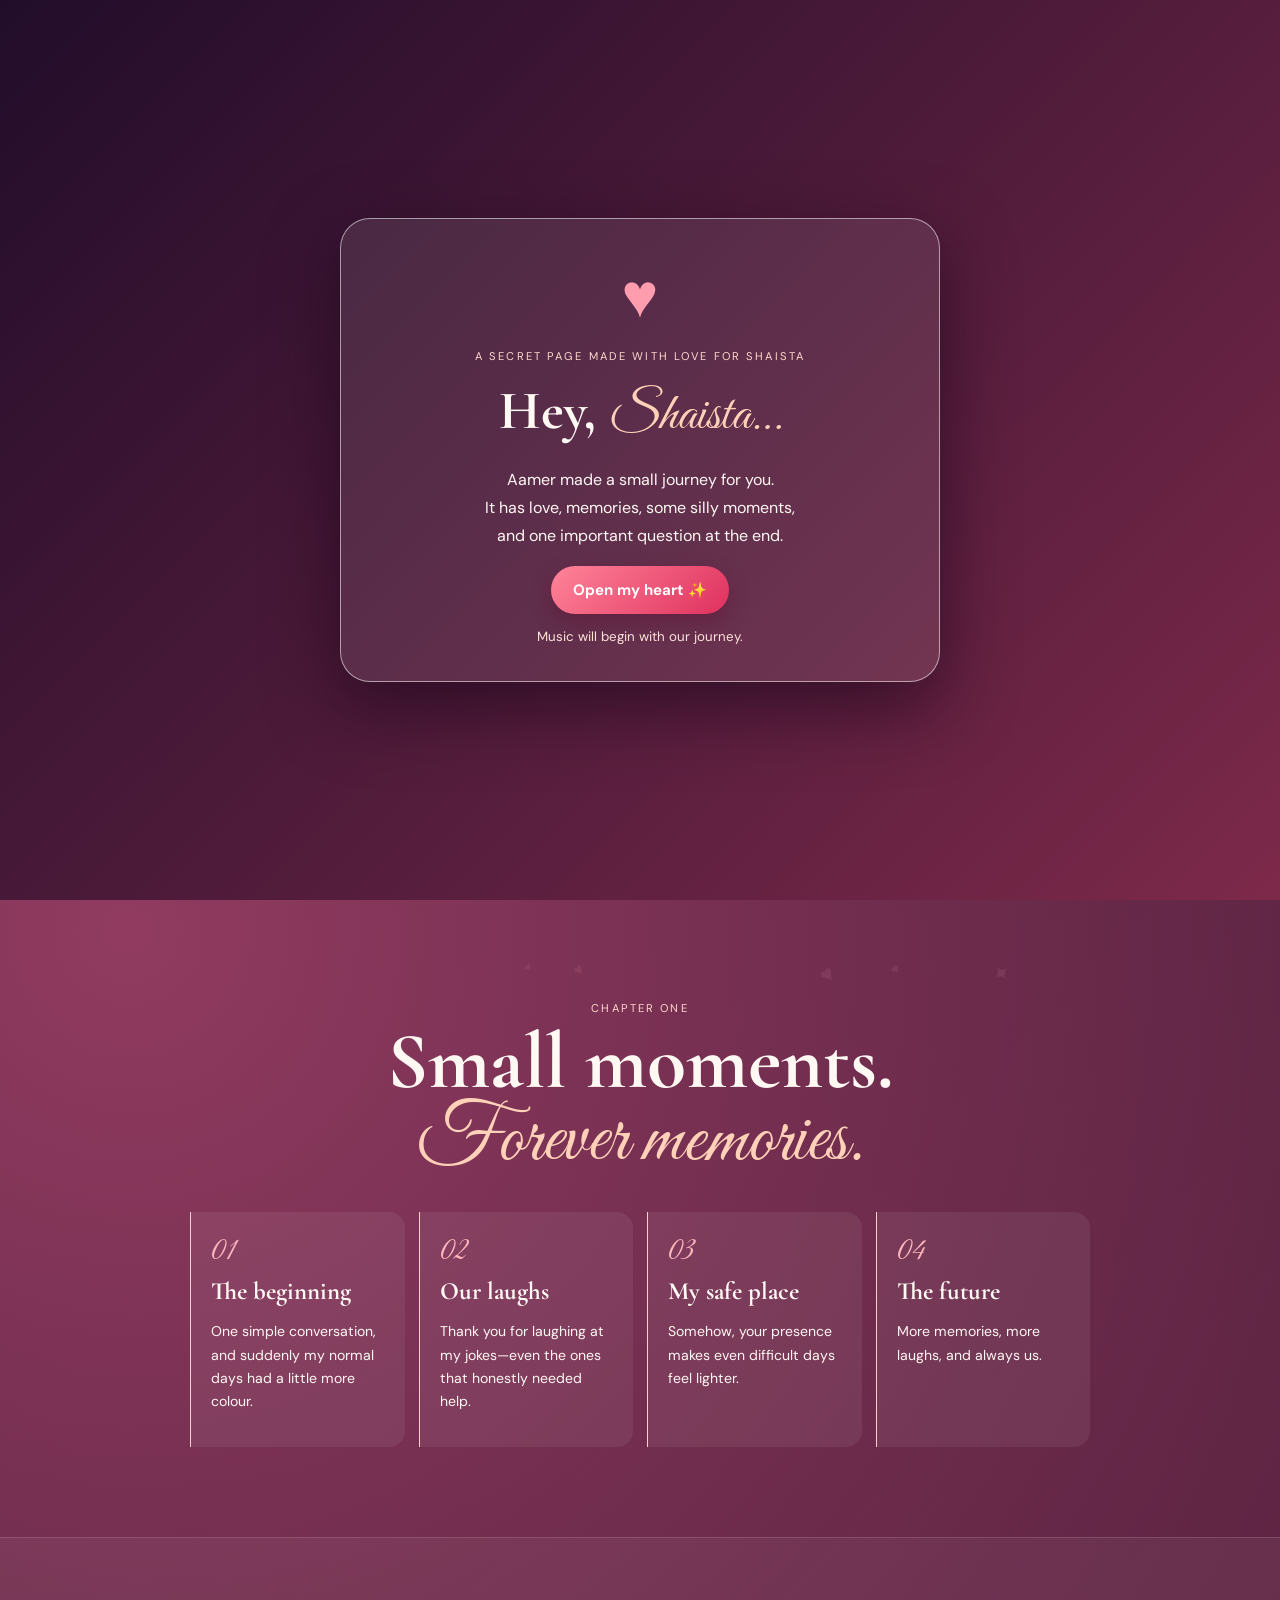
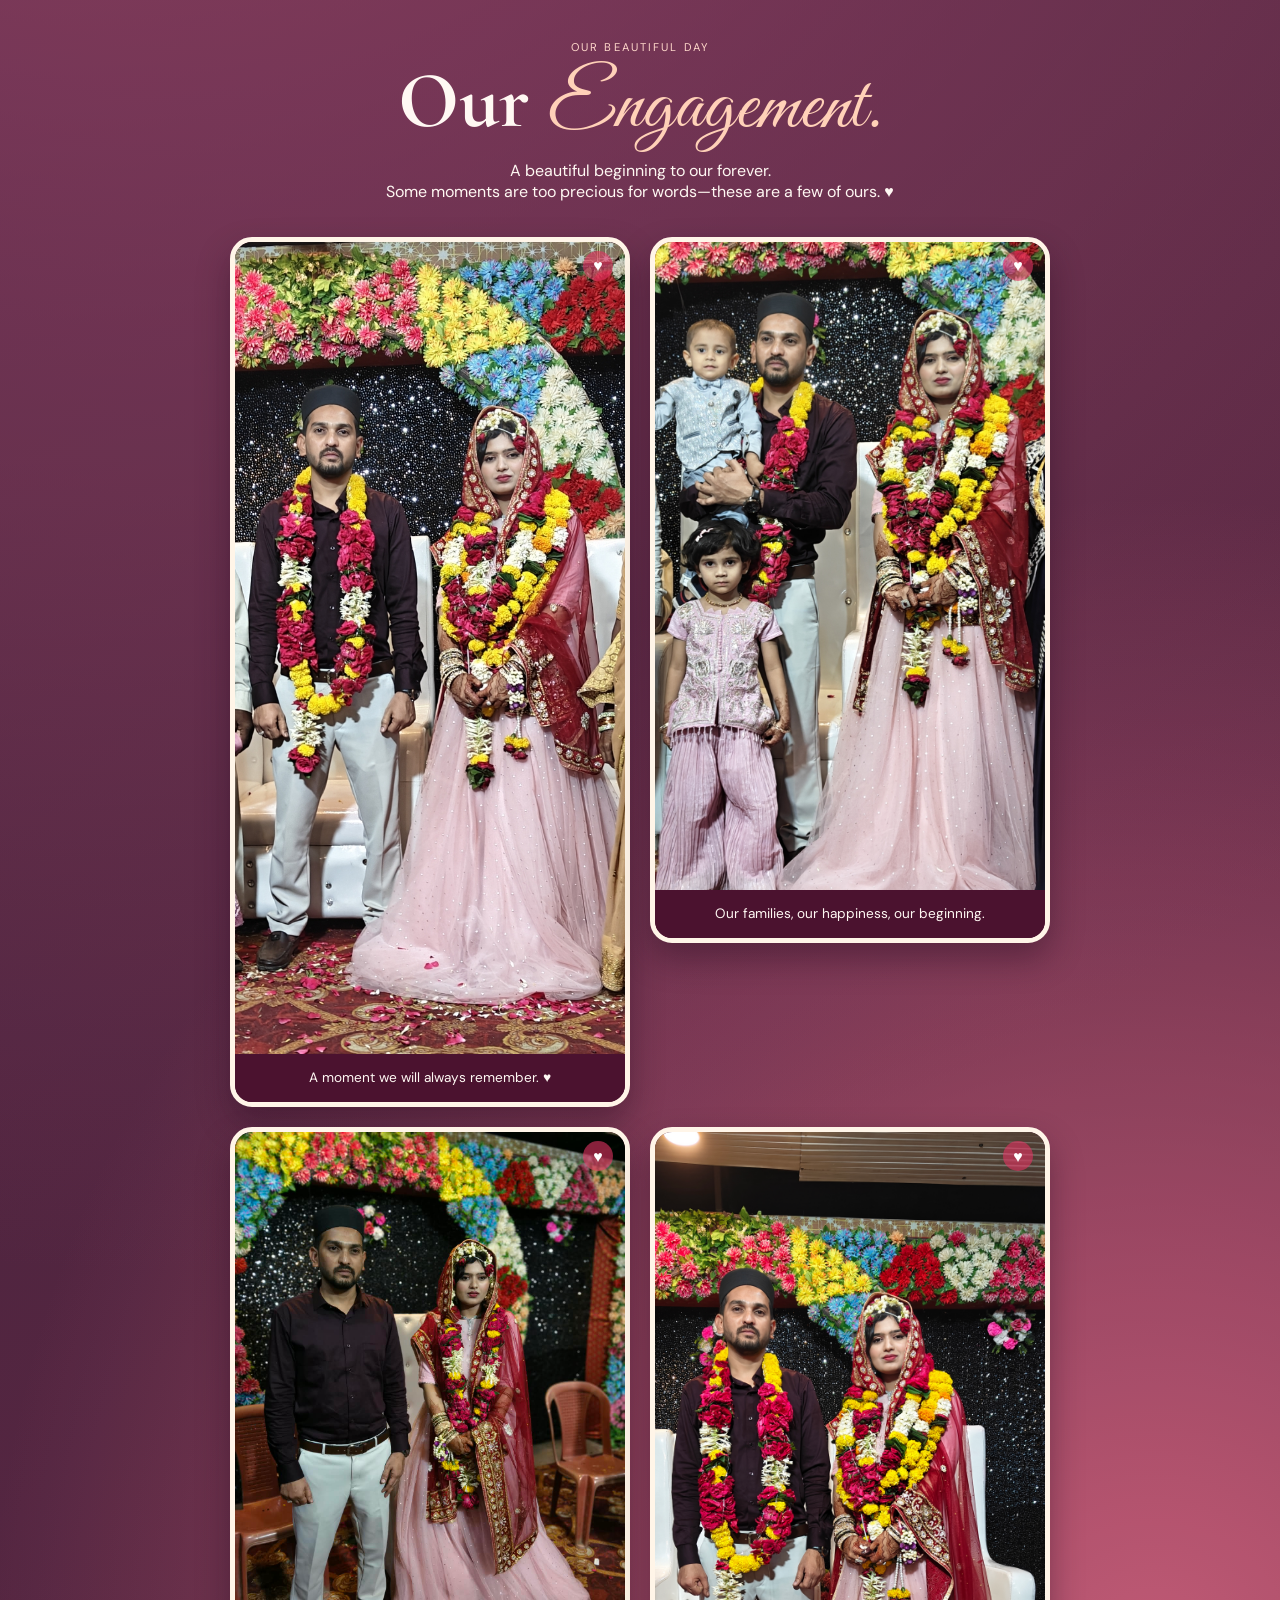
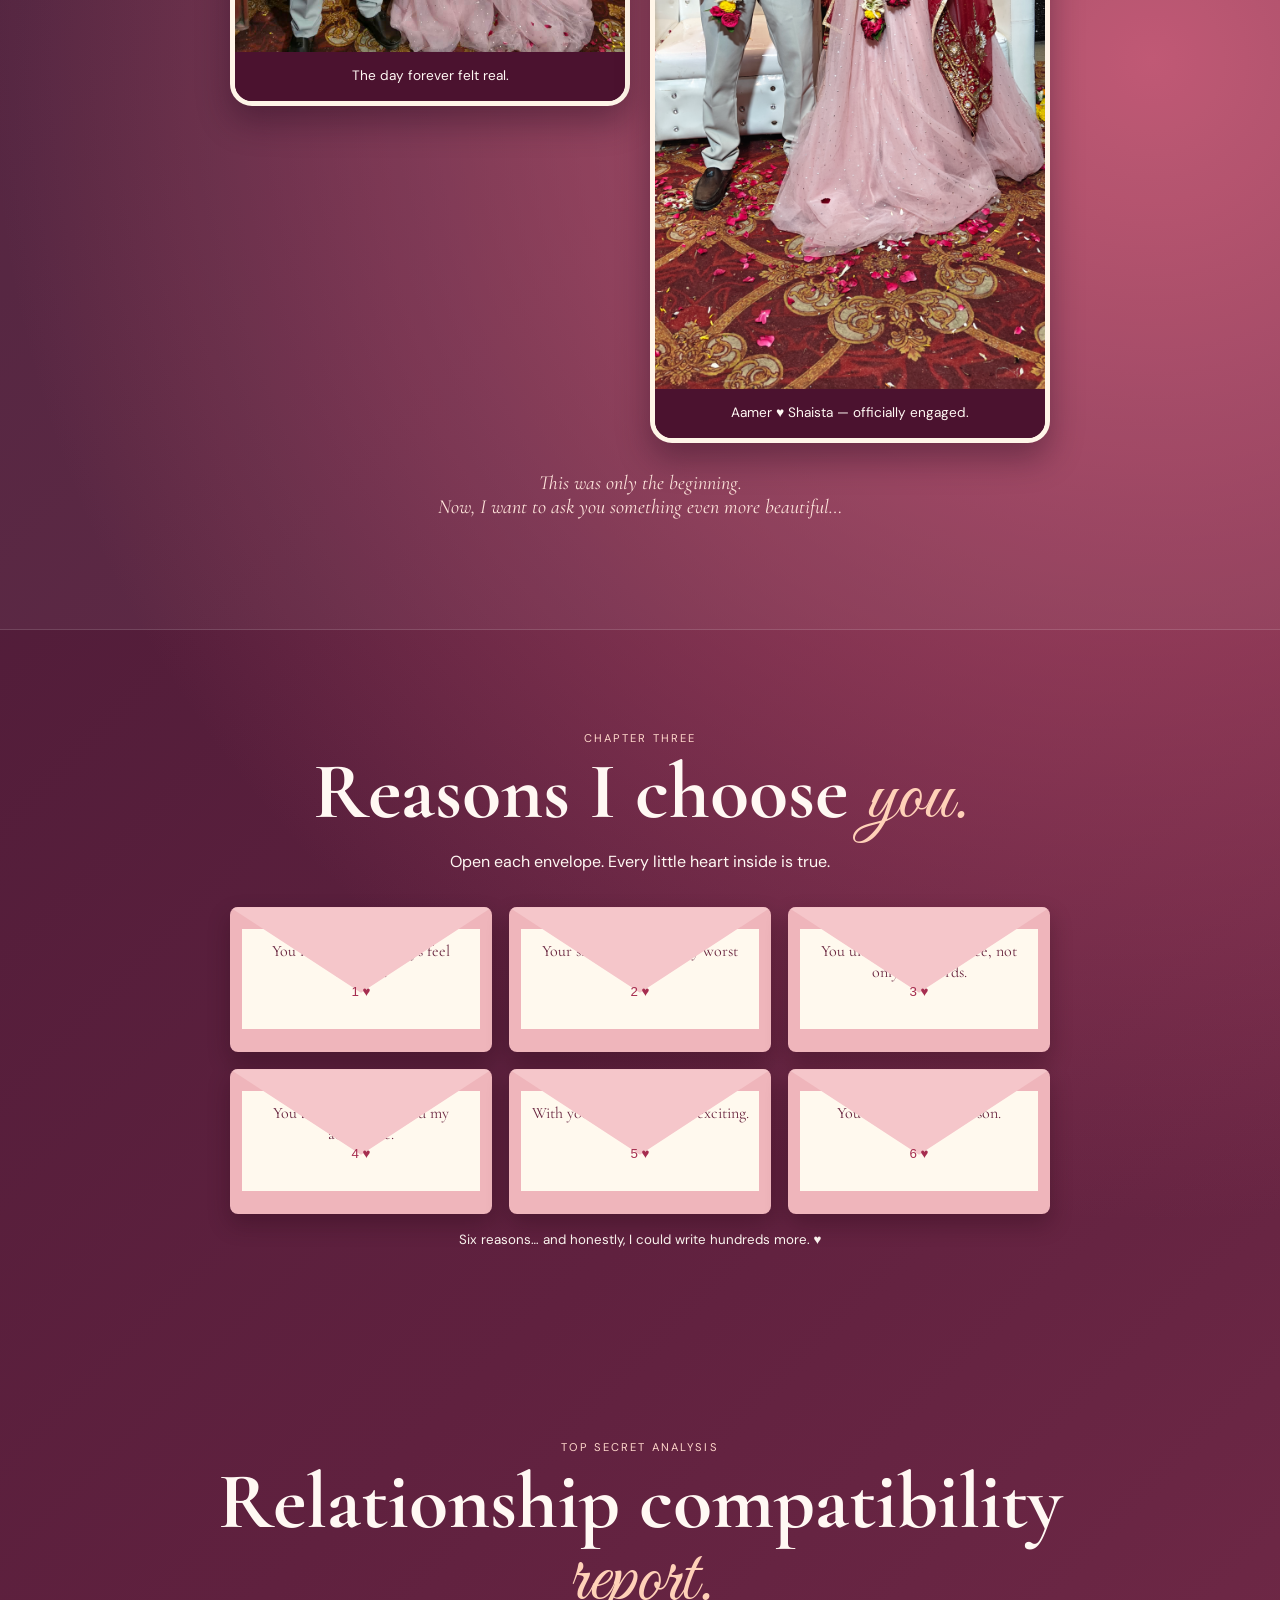
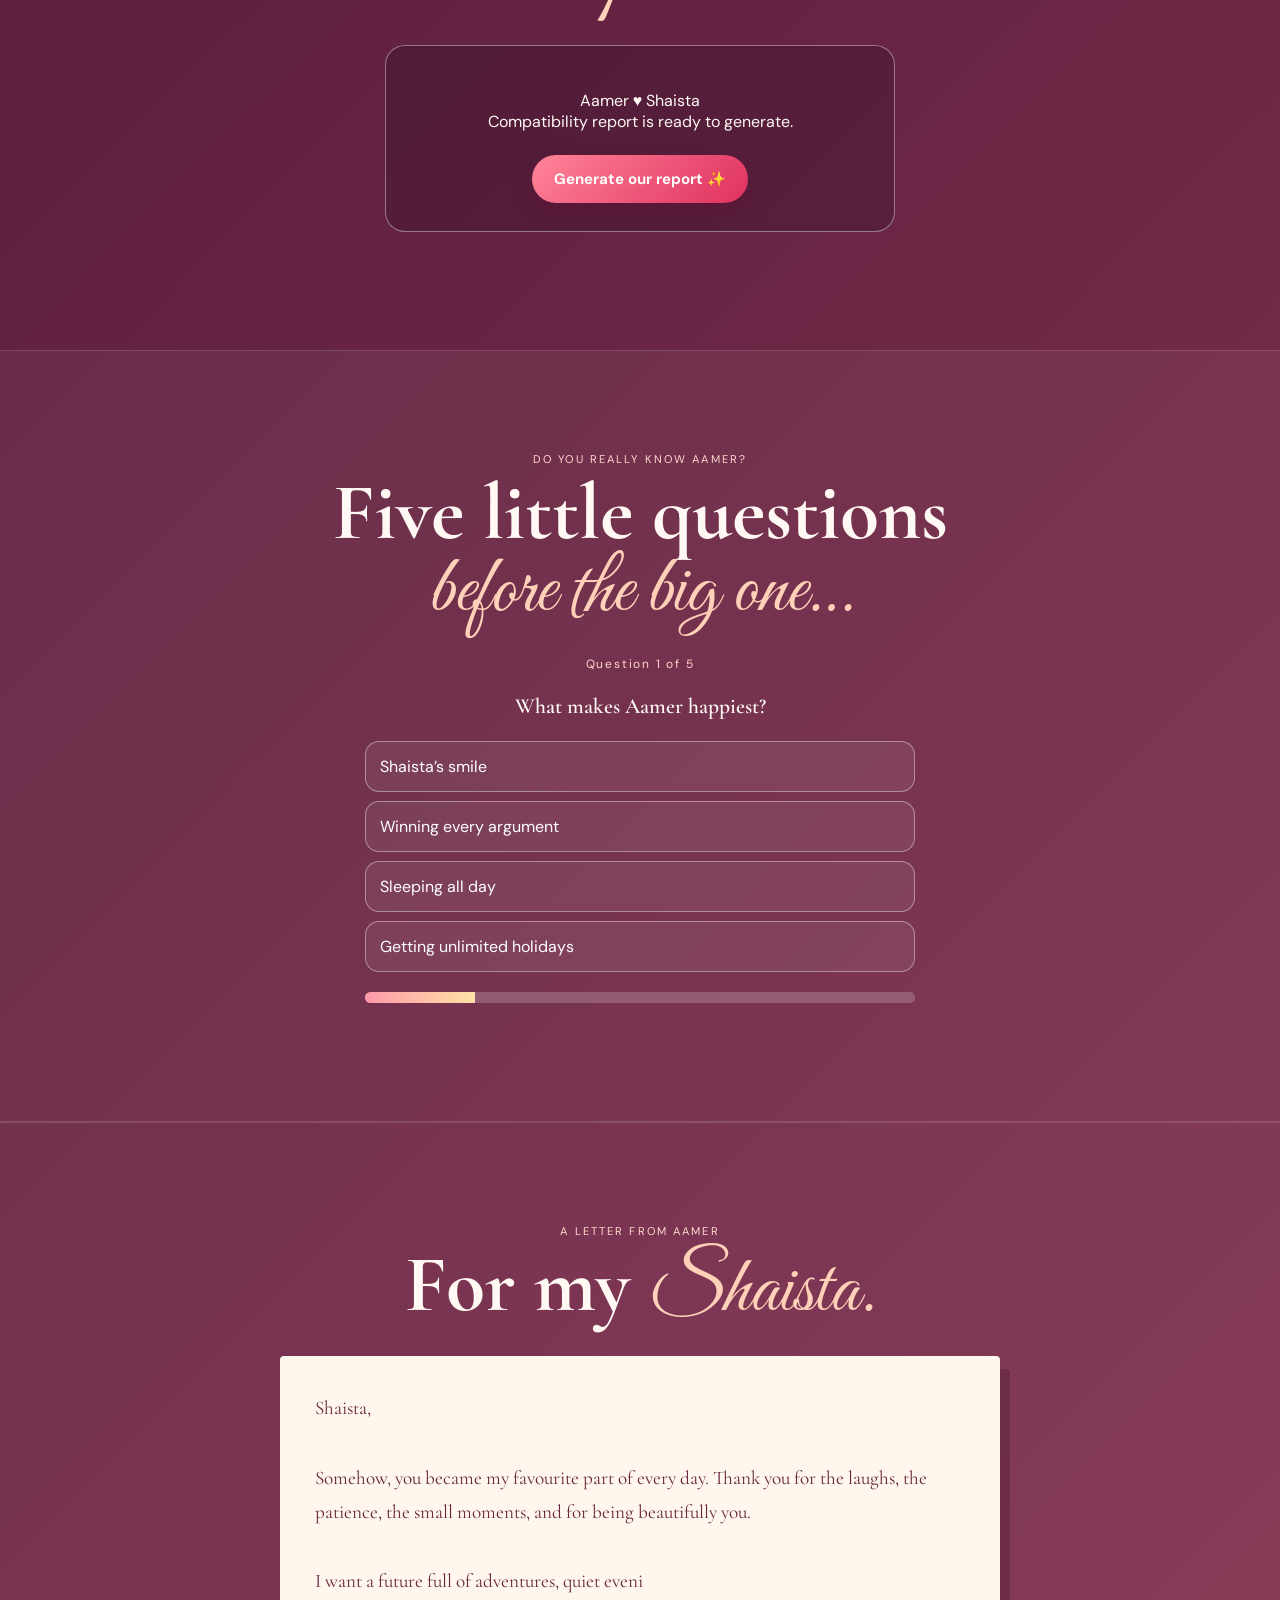
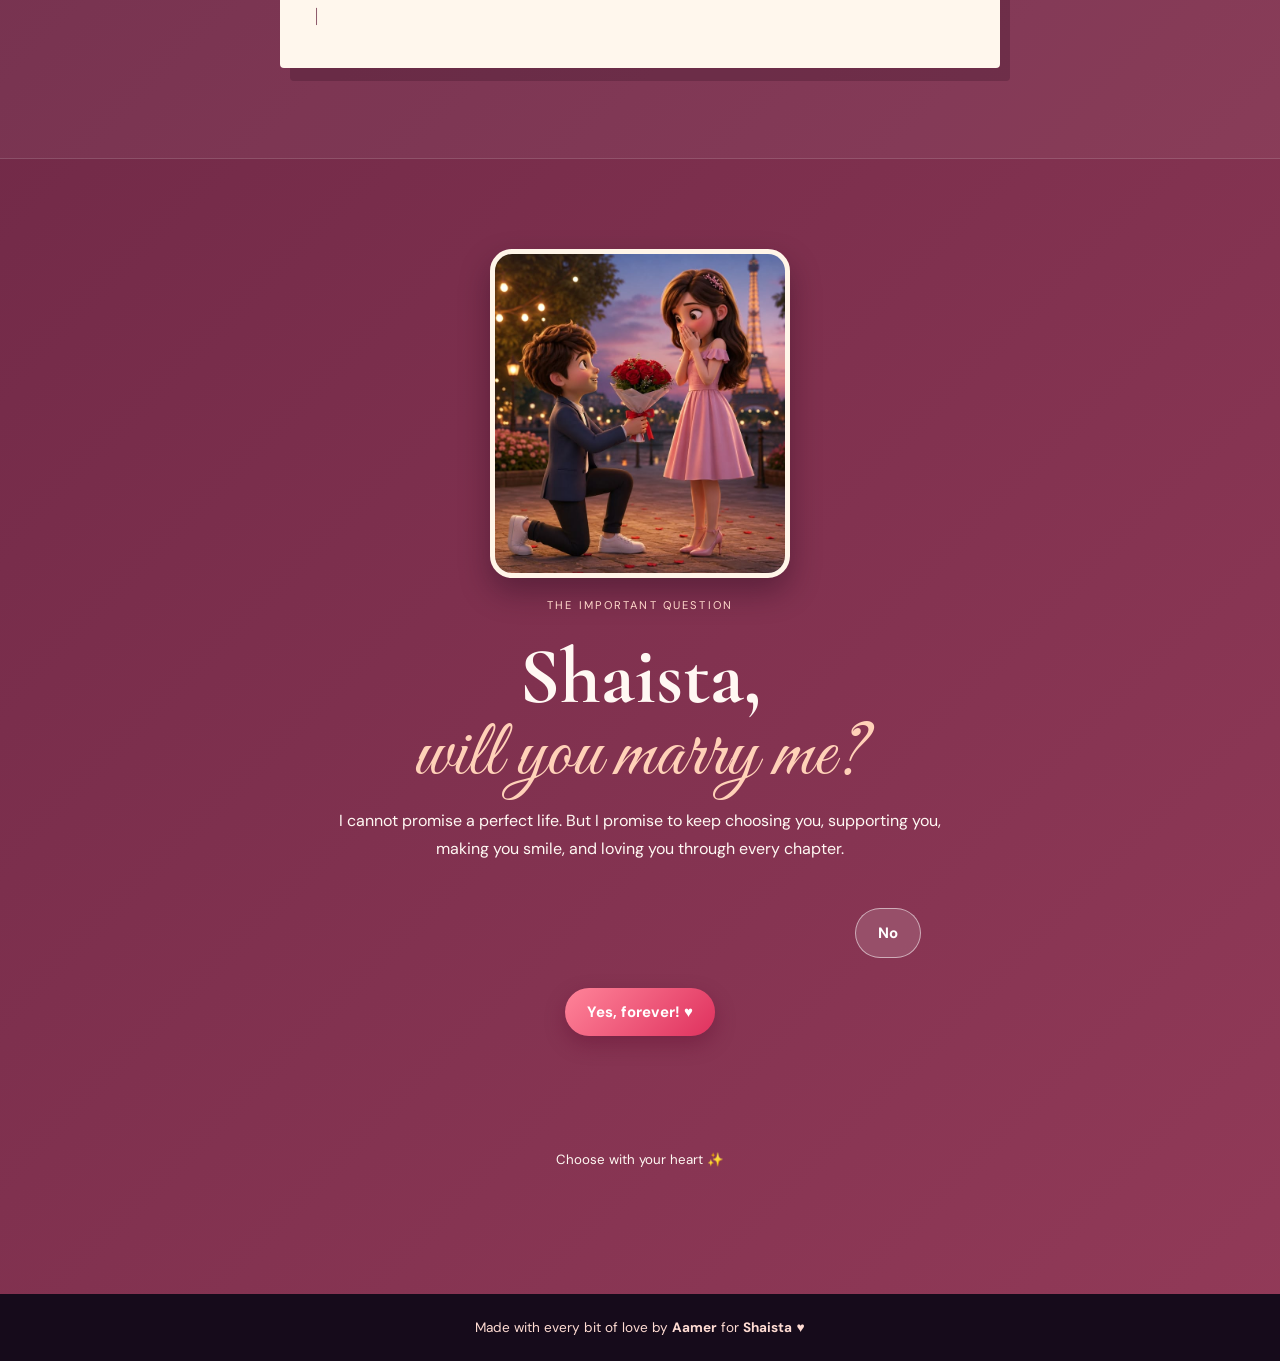
<file: index.html>
<!doctype html><html lang="en"><head><meta charset="utf-8"><meta name="viewport" content="width=device-width,initial-scale=1"><title>Aamer ♥ Shaista — Forever</title><link rel="stylesheet" href="style.css"></head><body><div id="rain"></div><div id="welcome" class="overlay"><div class="card"><div class="heart">♥</div><p class="caps">A secret page made with love for Shaista</p><h1>Hey, <em>Shaista…</em></h1><p>Aamer made a small journey for you.<br>It has love, memories, some silly moments,<br>and one important question at the end.</p><button id="open">Open my heart ✨</button><small>Music will begin with our journey.</small></div></div><div id="loading" class="overlay hide"><div class="card"><div class="heart">♥</div><div class="bar"><i></i></div><p id="load">Collecting our memories… ♥</p></div></div><header><b>Aamer <i>♥</i> Shaista</b><button id="music">♫ Music: On</button></header><main><section class="hero"><p class="caps">For Shaista, from Aamer</p><div class="art"><span>✦ · ✧ · ✦</span><strong>☾</strong><b>♥</b></div><h2>Our story is my<br><em>favourite place.</em></h2><p>Some people enter your life quietly, then somehow become the most beautiful part of it.</p><a href="#story">Begin our little story ↓</a></section><section id="story"><p class="caps">Chapter One</p><h2>Small moments.<br><em>Forever memories.</em></h2><div class="timeline"><article><i>01</i><h3>The beginning</h3><p>One simple conversation, and suddenly my normal days had a little more colour.</p></article><article><i>02</i><h3>Our laughs</h3><p>Thank you for laughing at my jokes—even the ones that honestly needed help.</p></article><article><i>03</i><h3>My safe place</h3><p>Somehow, your presence makes even difficult days feel lighter.</p></article><article><i>04</i><h3>The future</h3><p>More memories, more laughs, and always us.</p></article></div></section><section id="engagement" class="rose"><p class="caps">Our Beautiful Day</p><h2>Our <em>Engagement.</em></h2><p>A beautiful beginning to our forever.<br>Some moments are too precious for words—these are a few of ours. ♥</p><div class="gallery"><figure><img src="image1.jpg" alt="Engagement memory 1"><figcaption>A moment we will always remember. ♥</figcaption></figure><figure><img src="image2.jpg" alt="Engagement memory 2"><figcaption>Our families, our happiness, our beginning.</figcaption></figure><figure><img src="image3.jpg" alt="Engagement memory 3"><figcaption>The day forever felt real.</figcaption></figure><figure><img src="image4.jpg" alt="Engagement memory 4"><figcaption>Aamer ♥ Shaista — officially engaged.</figcaption></figure></div><p class="next">This was only the beginning.<br>Now, I want to ask you something even more beautiful…</p></section><section><p class="caps">Chapter Three</p><h2>Reasons I choose <em>you.</em></h2><p>Open each envelope. Every little heart inside is true.</p><div class="envelopes"><button class="env"><span>1 ♥</span><i>You make ordinary days feel magical.</i></button><button class="env"><span>2 ♥</span><i>Your smile can repair my worst day.</i></button><button class="env"><span>3 ♥</span><i>You understand my silence, not only my words.</i></button><button class="env"><span>4 ♥</span><i>You are my comfort and my adventure.</i></button><button class="env"><span>5 ♥</span><i>With you, the future feels exciting.</i></button><button class="env"><span>6 ♥</span><i>You are simply my person.</i></button></div><small id="envnote">Six reasons… and honestly, I could write hundreds more. ♥</small></section><section><p class="caps">Top Secret Analysis</p><h2>Relationship compatibility<br><em>report.</em></h2><div id="report" class="report"><p>Aamer ♥ Shaista<br>Compatibility report is ready to generate.</p><button id="generate">Generate our report ✨</button><div id="reportout" class="hide"><div class="bar"><i></i></div><p id="reporttext"></p><div id="finalreport" class="hide"><h3>AAMER ♥ SHAISTA</h3><strong>Compatibility: 100%</strong><p>Laughing together <b>100%</b></p><p>Stealing food <b>100%</b></p><p>Missing each other <b>∞</b></p><p>Supporting each other <b>100%</b></p><p>Future adventures <b>Unlimited</b></p><p>Forever potential <b>CONFIRMED ♥</b></p><em>Official result: You two are dangerously perfect together. 🥰</em></div></div></div></section><section class="rose quiz"><p class="caps">Do You Really Know Aamer?</p><h2>Five little questions<br><em>before the big one…</em></h2><div id="quiz"><div id="qbox"><p class="qnum">Question 1 of 5</p><p class="q">What makes Aamer happiest?</p><button data-q="0" data-a="0">Shaista’s smile</button><button data-q="0" data-a="1">Winning every argument</button><button data-q="0" data-a="2">Sleeping all day</button><button data-q="0" data-a="3">Getting unlimited holidays</button></div><div id="effect"></div><b id="quiznote"></b><div class="bar quizbar"><i id="quizbar"></i></div></div></section><section class="letter"><p class="caps">A Letter From Aamer</p><h2>For my <em>Shaista.</em></h2><div class="paper"><p id="typed"></p><span>|</span></div></section><section class="final"><div class="gifbox"><img src="proposal.gif" alt="A cute animated proposal with an opening ring box" onerror="this.replaceWith(Object.assign(document.createElement('div'),{className:'gif-fallback',textContent:'💍'}))"></div><p class="caps">The Important Question</p><h2>Shaista,<br><em>will you marry me?</em></h2><p>I cannot promise a perfect life. But I promise to keep choosing you, supporting you, making you smile, and loving you through every chapter.</p><div id="area"><a id="yes" href="yes.html">Yes, forever! ♥</a><button id="no">No</button></div><small id="nonote">Choose with your heart ✨</small></section></main><footer>Made with every bit of love by <b>Aamer</b> for <b>Shaista</b> ♥</footer><script src="script.js"></script></body></html>
</file>
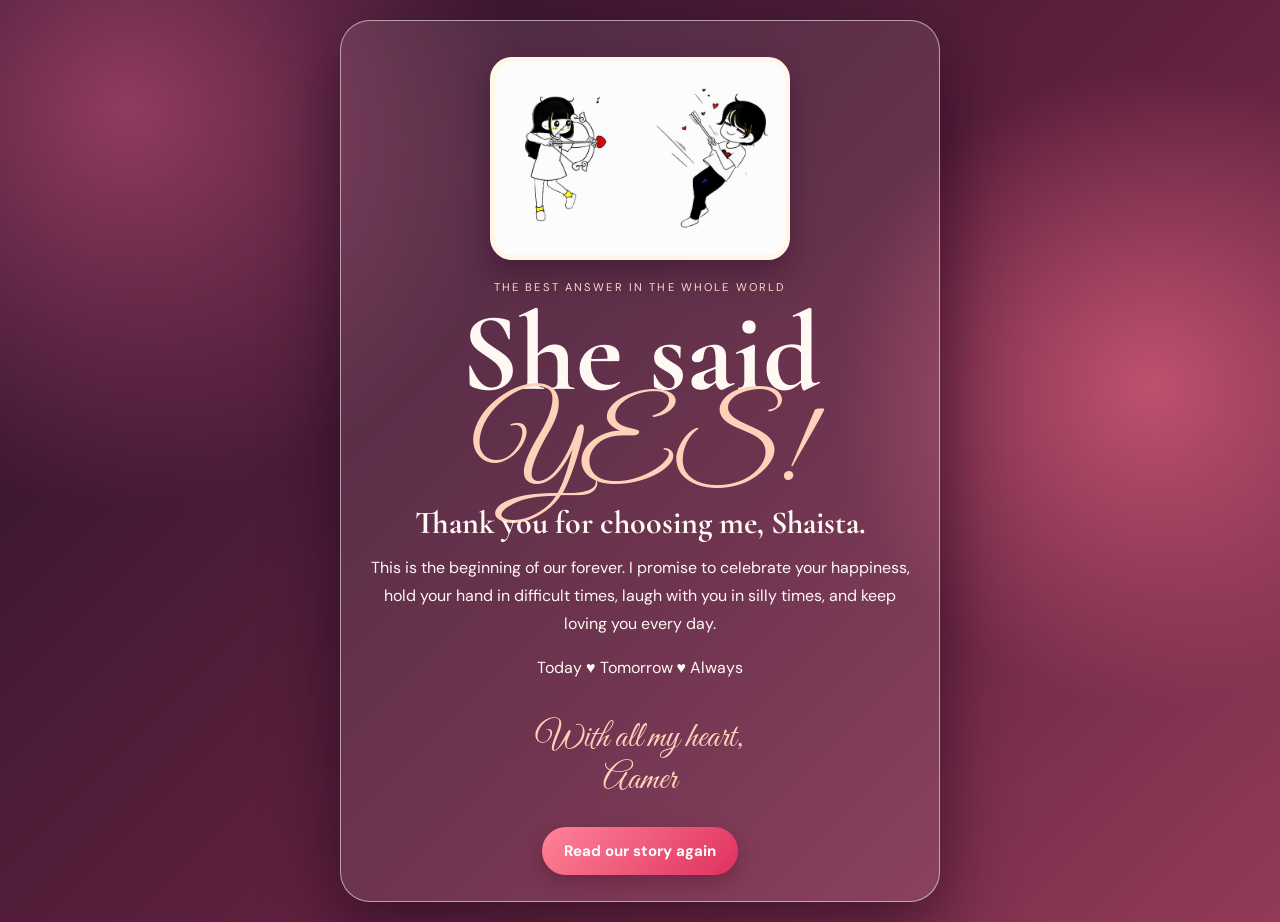
<file: yes.html>
<!doctype html><html><head><meta name="viewport" content="width=device-width,initial-scale=1"><title>She Said Yes!</title><link rel="stylesheet" href="style.css"></head><body class="yespage"><div id="confetti"></div><main class="yescard"><div class="gifbox"><img src="celebration.gif" alt="A happy animated couple celebrating together" onerror="this.replaceWith(Object.assign(document.createElement('div'),{className:'gif-fallback big',textContent:'🎉'}))"></div><p class="caps">The best answer in the whole world</p><h1>She said <em>YES!</em></h1><h2>Thank you for choosing me, Shaista.</h2><p>This is the beginning of our forever. I promise to celebrate your happiness, hold your hand in difficult times, laugh with you in silly times, and keep loving you every day.</p><div>Today ♥ Tomorrow ♥ Always</div><p class="signature">With all my heart,<br>Aamer</p><a href="index.html">Read our story again</a></main><script src="yes.js"></script></body></html>
</file>
<file: style.css>
@import url('https://fonts.googleapis.com/css2?family=Cormorant+Garamond:wght@500;600;700&family=DM+Sans:wght@400;700&family=Great+Vibes&display=swap');
*{box-sizing:border-box}html{scroll-behavior:smooth}body{margin:0;text-align:center;color:#fff8f3;font:16px 'DM Sans',Arial,sans-serif;background:radial-gradient(circle at 10% 12%,#913b60,transparent 28%),radial-gradient(circle at 90% 42%,#bd516e,transparent 25%),linear-gradient(135deg,#29112a,#60213f 56%,#923a58);overflow-x:hidden}.overlay{position:fixed;z-index:20;inset:0;display:grid;place-items:center;overflow-y:auto;padding:18px;background:linear-gradient(135deg,#210d2a,#7d294a)}.hide{display:none!important}.card,.yescard{width:min(92%,600px);padding:36px 28px;border:1px solid #fff8;border-radius:30px;background:#ffffff16;box-shadow:0 25px 70px #17031899}.heart{font-size:62px;color:#ff9daf;animation:beat 1.5s infinite}.caps{letter-spacing:.19em;text-transform:uppercase;font-size:.7rem;color:#ffd8cb}h1,h2,h3{font-family:'Cormorant Garamond',Georgia,serif}h1{font-size:3.4rem;margin:8px}h2{font-size:clamp(2.8rem,7vw,5rem);line-height:.9;margin:10px}em,.signature{font-family:'Great Vibes',cursive;font-style:normal;font-weight:400;color:#ffd1b8}.card p,.hero p,.final p{line-height:1.75}.card button,main a,#area button,#generate{border:0;border-radius:99px;padding:14px 22px;background:linear-gradient(135deg,#ff8499,#df315e);color:#fff;font:700 .94rem 'DM Sans',Arial,sans-serif;text-decoration:none;cursor:pointer;box-shadow:0 8px 20px #610d2f66}.card small{display:block;margin-top:14px;color:#ffe3da}.bar{height:11px;overflow:hidden;margin:20px 0;border-radius:20px;background:#fff3}.bar i{display:block;width:0;height:100%;background:linear-gradient(90deg,#ff99aa,#ffe2a5)}.overlay .bar i{animation:fill 5s forwards}header{height:65px;width:min(1120px,92%);margin:auto;display:flex;align-items:center;justify-content:space-between;font:1.45rem 'Cormorant Garamond',serif}header i{color:#ff9eb0}#music{color:#fff;background:#fff2;border:1px solid #fff7;border-radius:99px;padding:8px 12px;font-size:.72rem;cursor:pointer}.hero{min-height:calc(100vh - 65px);padding:40px 18px;display:grid;place-content:center}.art{width:min(530px,88vw);height:230px;margin:8px auto 14px;position:relative;overflow:hidden;border:6px solid #fff5e8;border-radius:23px;background:linear-gradient(#311640,#bb4b6a);box-shadow:0 18px 36px #1b092b77}.art span{position:absolute;top:29px;left:30px;color:#fff0c0}.art strong{position:absolute;right:38px;top:7px;color:#fff6d5;font:105px Georgia}.art b{position:absolute;bottom:-42px;left:50%;transform:translateX(-50%);font-size:175px;color:#1e1022;text-shadow:34px 0 #1e1022}.art img{display:block;width:100%;height:100%;object-fit:cover}.hero p,.final p{max-width:650px;margin:15px auto 25px}.hero a{display:inline-block;background:#fff2;border:1px solid #fff8;box-shadow:none}section{padding:90px max(6vw,20px)}.rose,.letter{background:#ffffff0d;border-block:1px solid #fff2}.timeline{max-width:900px;margin:35px auto 0;display:grid;grid-template-columns:repeat(4,1fr);gap:14px;text-align:left}.timeline article{padding:20px;border-left:1px solid #ffd1ca;background:#fff1;border-radius:0 16px 16px 0}.timeline i{font:2rem 'Great Vibes',cursive;color:#ffb5bc}.timeline h3{margin:4px 0;font-size:1.55rem}.timeline p{font-size:.88rem;line-height:1.65}
.gallery{max-width:820px;margin:35px auto 10px;display:grid;grid-template-columns:minmax(0,1fr) minmax(0,1fr);gap:20px;align-items:start}.gallery figure{min-width:0;margin:0;position:relative;overflow:hidden;border-radius:22px;border:5px solid #fff5e8;box-shadow:0 16px 32px #25091d66;background:#4b122f}.gallery img{display:block;width:100%;max-width:100%;height:auto;object-fit:contain;object-position:center;transform:none}.gallery figure:hover img{transform:none}.gallery figcaption{position:static;padding:14px 12px;color:#fff8f3;background:#4b122f;font-size:.85rem;line-height:1.5}.gallery figure:before{content:'♥';position:absolute;z-index:2;top:9px;right:12px;color:#fff;background:#e3336399;border-radius:50%;width:30px;height:30px;display:grid;place-items:center;pointer-events:none}.next{margin-top:28px;font:italic 1.25rem 'Cormorant Garamond',serif;color:#ffe5dc}.envelopes{max-width:820px;margin:35px auto 14px;display:grid;grid-template-columns:repeat(3,1fr);gap:17px}.env{height:145px;position:relative;overflow:hidden;border:0;border-radius:8px;background:#efb5bb;color:#a62e50;cursor:pointer;box-shadow:0 10px 22px #27091655}.env:before{content:'';position:absolute;z-index:3;inset:0;background:#f5c6ca;clip-path:polygon(0 0,100% 0,50% 59%);transform-origin:top;transition:.55s}.env span{position:absolute;z-index:4;left:50%;top:58%;transform:translate(-50%,-50%)}.env i{position:absolute;z-index:1;top:22px;left:12px;right:12px;min-height:100px;padding:12px 8px;background:#fff9ee;color:#6a2740;font:1rem/1.3 'Cormorant Garamond',serif;transition:.5s}.env.open{overflow:visible;z-index:2;transform:translateY(-5px)}.env.open:before{transform:rotateX(180deg);z-index:0}.env.open i{top:-53px;box-shadow:0 8px 18px #5c1c3455}.env.open span{display:none}.report{max-width:510px;margin:28px auto;padding:28px;position:relative;overflow:hidden;border:1px solid #fff6;border-radius:20px;background:#12091a33}.report .bar i{animation:fill 6s forwards}.report strong{font:1.5rem 'Cormorant Garamond',serif;color:#ffe0a4}.report p{text-align:left;border-bottom:1px solid #fff2;padding-bottom:7px}.report p:first-child{text-align:center;border:0}.report b{float:right;color:#ffb8b8}.quiz #quiz{max-width:550px;margin:28px auto;position:relative}.quiz .qnum{font-size:.75rem;letter-spacing:.15em;color:#ffd8cb}.quiz .q{font:600 1.35rem 'Cormorant Garamond',serif}.quiz button{display:block;width:100%;margin:9px 0;padding:14px;text-align:left;color:#fff;border:1px solid #fff6;border-radius:14px;background:#fff1;cursor:pointer;font:inherit}.quizbar i{animation:none;width:20%;transition:width .4s}.effect{position:absolute;z-index:-1;left:50%;top:42%;transform:translate(-50%,-50%);font-size:12rem;opacity:.28;animation:pop .55s}.wrong{animation:shake .45s}.right{background:#fff5e9!important;color:#6e2643!important}.paper{min-height:220px;max-width:720px;margin:28px auto 0;padding:35px;text-align:left;color:#682640;background:#fff7ed;border-radius:4px;box-shadow:10px 13px #43172e55;font:1.2rem/1.8 'Cormorant Garamond',serif}.paper p{margin:0;white-space:pre-line}.paper span{animation:blink .8s infinite}.gifbox{width:min(100%,300px);margin:0 auto 18px;border-radius:22px;overflow:hidden;border:5px solid #fff5e8;box-shadow:0 14px 30px #25091d66;background:#fff}.gifbox img{display:block;width:100%;height:auto}.gif-fallback{font-size:90px;padding:35px;color:#e33363;background:#fff}.gif-fallback.big{font-size:120px}.ring{font-size:4rem}.final{padding-bottom:125px}
#area{position:relative;display:block;width:100%;max-width:600px;height:260px;margin:25px auto 0}#area #yes{position:absolute;left:50%;top:100px;translate:-50% 0;white-space:nowrap;z-index:2}#area #no{position:absolute;left:calc(100% - 85px);top:20px;margin:0;white-space:nowrap;touch-action:none;user-select:none;-webkit-user-select:none;-webkit-tap-highlight-color:transparent;z-index:3;background:#fff2;border:1px solid #fff8;box-shadow:none}#yes.b1{animation:yesbeat .75s infinite}#yes.b2{animation:yesbeat .48s infinite}#yes.b3{animation:yesbeat .3s infinite}footer{padding:25px;background:#160b1b;color:#ffdcd3;font-size:.85rem}#rain span{position:fixed;top:-30px;z-index:-1;color:#ffabc0;opacity:.72;pointer-events:none;animation:fall linear forwards}.yespage{display:grid;min-height:100vh;place-items:center;padding:20px}.yescard{line-height:1.75}.yescard h1{font-size:clamp(4.2rem,12vw,7rem);line-height:.8}.yescard h2{font-size:2rem}.signature{font-size:2.2rem;line-height:1.2}.confetti{position:fixed;top:-20px;width:10px;height:16px;animation:fall linear forwards}@keyframes beat{50%{transform:scale(1.12)}}@keyframes yesbeat{50%{transform:scale(1.13);filter:brightness(1.16);box-shadow:0 0 28px #ffd2a6}}@keyframes fill{to{width:100%}}@keyframes blink{50%{opacity:0}}@keyframes fall{to{transform:translate(var(--d),110vh) rotate(680deg);opacity:.1}}@keyframes shake{25%,75%{transform:translateX(9px)}50%{transform:translateX(-9px)}}@keyframes pop{from{transform:translate(-50%,-50%) scale(.2);opacity:0}}@media(max-width:700px){.timeline,.envelopes{grid-template-columns:1fr 1fr}.gallery{grid-template-columns:minmax(0,1fr)}section{padding:65px 20px}}@media(max-width:430px){.timeline,.envelopes{grid-template-columns:1fr}.env{height:132px}#area{height:280px}#area #yes{top:110px}#area a,#area button{padding:13px 15px}.art{height:190px}.paper{padding:23px}.gallery img{height:auto}}
</file>
